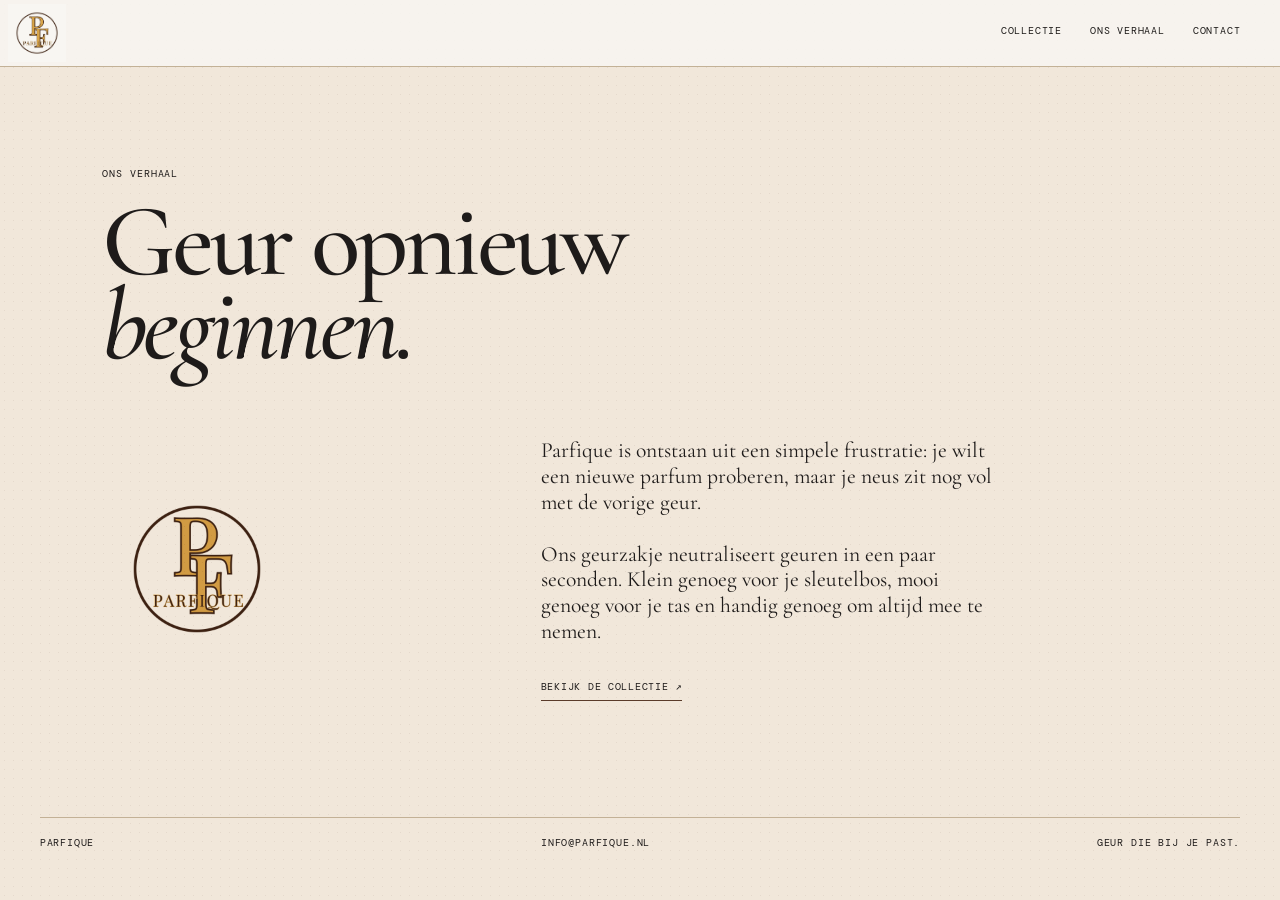
<file: about.html>
<!doctype html>
<html lang="nl">
  <head>
    <meta charset="UTF-8" /><meta name="viewport" content="width=device-width, initial-scale=1.0" />
    <meta name="description" content="Het verhaal achter Parfique." /><title>Parfique | Ons verhaal</title>
    <link rel="preconnect" href="https://fonts.googleapis.com" /><link rel="preconnect" href="https://fonts.gstatic.com" crossorigin />
    <link href="https://fonts.googleapis.com/css2?family=Cormorant+Garamond:wght@500;600&family=DM+Mono:wght@400;500&family=Kalam:wght@400;700&display=swap" rel="stylesheet" /><link rel="stylesheet" href="styles.css" />
  </head>
  <body>
    <header class="site-header"><a class="logo" href="index.html" aria-label="Parfique home"><img src="assets/Logo.png" alt="Parfique" /></a><nav class="site-nav" aria-label="Hoofdnavigatie"><a href="index.html">Collectie</a><a href="about.html">Ons verhaal</a><a href="contact.html">Contact</a></nav></header>
    <main class="inner-page about-page"><p class="page-kicker">Ons verhaal</p><h1>Geur opnieuw<br /><em>beginnen.</em></h1><div class="story-grid"><div class="story-mark logo logo-large"><img src="assets/Logo.png" alt="" /></div><div class="story-copy"><p>Parfique is ontstaan uit een simpele frustratie: je wilt een nieuwe parfum proberen, maar je neus zit nog vol met de vorige geur.</p><p>Ons geurzakje neutraliseert geuren in een paar seconden. Klein genoeg voor je sleutelbos, mooi genoeg voor je tas en handig genoeg om altijd mee te nemen.</p><a class="page-link" href="index.html#producten">Bekijk de collectie ↗</a></div></div></main>
    <footer class="site-footer"><span>PARFIQUE</span><a href="mailto:info@parfique.nl">info@parfique.nl</a><span>Geur die bij je past.</span></footer>
  </body>
</html>
</file>
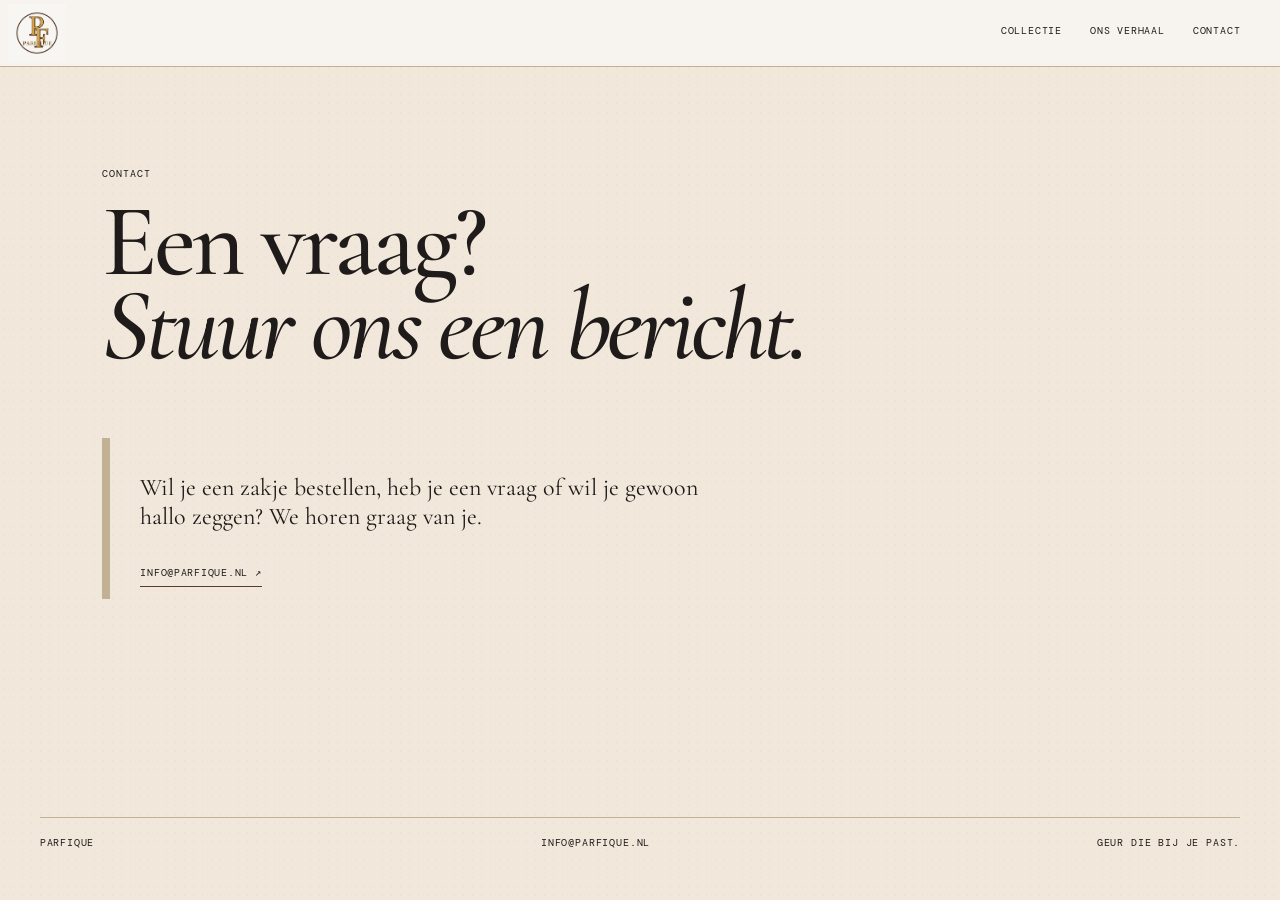
<file: contact.html>
<!doctype html>
<html lang="nl">
  <head>
    <meta charset="UTF-8" /><meta name="viewport" content="width=device-width, initial-scale=1.0" />
    <meta name="description" content="Neem contact op met Parfique." /><title>Parfique | Contact</title>
    <link rel="preconnect" href="https://fonts.googleapis.com" /><link rel="preconnect" href="https://fonts.gstatic.com" crossorigin />
    <link href="https://fonts.googleapis.com/css2?family=Cormorant+Garamond:wght@500;600&family=DM+Mono:wght@400;500&family=Kalam:wght@400;700&display=swap" rel="stylesheet" /><link rel="stylesheet" href="styles.css" />
  </head>
  <body>
    <header class="site-header"><a class="logo" href="index.html" aria-label="Parfique home"><img src="assets/Logo.png" alt="Parfique" /></a><nav class="site-nav" aria-label="Hoofdnavigatie"><a href="index.html">Collectie</a><a href="about.html">Ons verhaal</a><a href="contact.html">Contact</a></nav></header>
    <main class="inner-page contact-page"><p class="page-kicker">Contact</p><h1>Een vraag?<br /><em>Stuur ons een bericht.</em></h1><div class="contact-box"><p>Wil je een zakje bestellen, heb je een vraag of wil je gewoon hallo zeggen? We horen graag van je.</p><a class="button-link" href="mailto:info@parfique.nl">info@parfique.nl ↗</a></div></main>
    <footer class="site-footer"><span>PARFIQUE</span><a href="mailto:info@parfique.nl">info@parfique.nl</a><span>Geur die bij je past.</span></footer>
  </body>
</html>
</file>
<file: styles.css>
:root {
  --cream: #f1e7da;
  --paper: #f8f5f1;
  --ink: #1e1b1a;
  --brown: #5a3b2a;
  --gold: #ae7d2e;
  --frame: #c3b196;
  --script: 'Kalam', 'Brush Script MT', cursive;
  --serif: 'Cormorant Garamond', Georgia, serif;
  --mono: 'DM Mono', monospace;
}
* { box-sizing: border-box; }
html { scroll-behavior: smooth; }
body { background: var(--cream); background-image: radial-gradient(rgba(90, 59, 42, .08) .7px, transparent .7px); background-size: 9px 9px; color: var(--ink); margin: 0; }
a { color: inherit; text-decoration: none; }
.site-header { align-items: center; background: rgba(248, 245, 241, .88); border-bottom: 1px solid var(--frame); display: flex; height: 67px; justify-content: space-between; padding: 0 3.1vw 0 8px; position: sticky; top: 0; z-index: 10; }
.logo { display: inline-flex; flex: 0 0 58px; height: 58px; width: 58px; }
.logo img { display: block; height: 100%; mix-blend-mode: multiply; object-fit: contain; width: 100%; }
.site-nav { display: flex; gap: 28px; font-family: var(--mono); font-size: .62rem; letter-spacing: .08em; text-transform: uppercase; }
.site-nav a { border-bottom: 1px solid transparent; padding-bottom: 4px; }
.site-nav a:hover, .site-nav a:focus-visible { border-color: var(--brown); color: var(--brown); }
.catalogue { display: grid; gap: 4vw; grid-template-columns: minmax(410px, .95fr) minmax(540px, 1.25fr); margin: 0 auto; max-width: 1280px; padding: 42px 3.1vw 65px; }
.about { padding-top: 0; }
.logo-large { flex-basis: auto; height: 180px; margin: 0 auto 25px; width: 190px; }
.about-copy h1 { font-family: var(--serif); font-size: 1.22rem; font-weight: 600; letter-spacing: .03em; margin: 0 0 2px 1.2rem; }
.about-copy p { font-family: var(--serif); font-size: 1.03rem; line-height: 1.28; margin: 0 0 40px; }
.products { display: grid; gap: 28px 30px; grid-template-columns: repeat(2, minmax(220px, 1fr)); }
.product-card { min-width: 0; text-align: center; }
.product-frame { background: linear-gradient(135deg, #fbfaf8, #ede7df); border: 9px solid var(--frame); box-shadow: 0 8px 0 rgba(90, 59, 42, .04), 0 18px 30px rgba(90, 59, 42, .07); height: 292px; overflow: hidden; position: relative; transition: border-color .2s ease, box-shadow .2s ease; }
.product-frame::after { border: 1px solid rgba(98, 76, 54, .25); content: ''; inset: 8px; pointer-events: none; position: absolute; }
.product-photo { display: block; height: 100%; object-fit: cover; width: 100%; }
.product-badge { background: var(--brown); color: var(--cream); font-family: var(--mono); font-size: .52rem; left: 12px; letter-spacing: .06em; padding: 6px 8px; position: absolute; text-transform: uppercase; top: 12px; z-index: 2; }
.pouch { clip-path: polygon(14% 17%, 25% 8%, 75% 8%, 86% 17%, 94% 92%, 6% 92%); filter: drop-shadow(11px 13px 8px rgba(57, 41, 29, .18)); height: 250px; margin: 20px auto 0; overflow: hidden; position: relative; transform: rotate(-2deg); width: 180px; }
.pouch::before { background: repeating-linear-gradient(90deg, rgba(255,255,255,.32) 0 3px, transparent 3px 7px); content: ''; inset: 0; mix-blend-mode: soft-light; opacity: .55; position: absolute; }
.pouch::after { border-top: 4px solid rgba(38,28,22,.45); box-shadow: 0 5px 0 rgba(245, 235, 219, .5); content: ''; left: 14%; position: absolute; right: 14%; top: 22px; }
.pouch-panther { background-color: #8f755f; background-image: radial-gradient(ellipse at 20% 20%, #332922 0 8%, transparent 10%), radial-gradient(ellipse at 60% 70%, #3d2f27 0 9%, transparent 11%), radial-gradient(ellipse at 70% 25%, #d0aa8e 0 14%, transparent 17%), radial-gradient(ellipse at 35% 70%, #c6a58d 0 14%, transparent 17%); background-size: 75px 75px, 80px 85px, 72px 90px, 100px 86px; }
.pouch-zebra { background-color: #dfd7c8; background-image: repeating-linear-gradient(108deg, transparent 0 16px, #282521 17px 28px, transparent 29px 47px), repeating-linear-gradient(72deg, transparent 0 26px, rgba(40,37,33,.85) 27px 37px, transparent 38px 62px); }
.pouch-blue { background-color: #9b9d99; background-image: repeating-linear-gradient(155deg, transparent 0 18px, #5f6d72 19px 37px, transparent 38px 67px), repeating-linear-gradient(35deg, transparent 0 32px, #c2aaa0 33px 45px, transparent 46px 80px); }
.pouch-brown { background-color: #998f82; background-image: repeating-linear-gradient(130deg, transparent 0 22px, #4f4a45 23px 50px, transparent 51px 69px), repeating-linear-gradient(40deg, transparent 0 37px, #c2aa91 38px 55px, transparent 56px 81px); }
.pouch-logo { height: 92px; left: 50%; object-fit: contain; position: absolute; top: 48%; transform: translate(-50%, -50%); width: 92px; z-index: 1; }
.product-card h2 { font-family: var(--script); font-size: 1.4rem; font-weight: 400; line-height: 1; margin: 11px 0 2px; }
.rating { color: var(--brown); font-family: Georgia, serif; font-size: 1.28rem; letter-spacing: -2px; line-height: 1; }
.price { color: var(--brown); font-family: var(--script); font-size: 1.6rem; line-height: .9; margin: 5px 0 0; }
.card-action { border-bottom: 1px solid var(--brown); display: inline-block; font-family: var(--mono); font-size: .54rem; letter-spacing: .06em; margin-top: 7px; padding-bottom: 3px; text-transform: uppercase; }
.product-link { display: block; transition: transform .2s ease; }
.product-link:hover { transform: translateY(-5px); }
.product-link:hover .product-frame { border-color: #a99272; box-shadow: 0 8px 0 rgba(90, 59, 42, .05), 0 22px 34px rgba(90, 59, 42, .12); }
.site-footer { border-top: 1px solid var(--frame); display: flex; font-family: var(--mono); font-size: .65rem; justify-content: space-between; letter-spacing: .08em; margin: 0 3.1vw; padding: 18px 0 25px; text-transform: uppercase; }
.inner-page, .product-page { min-height: calc(100vh - 150px); padding: 90px 8vw 110px; }
.page-kicker, .back-link { font-family: var(--mono); font-size: .62rem; letter-spacing: .09em; text-transform: uppercase; }
.inner-page h1, .detail-copy h1 { font-family: var(--serif); font-size: clamp(4rem, 8vw, 8rem); font-weight: 500; letter-spacing: -.04em; line-height: .82; margin: 20px 0 70px; }
.inner-page h1 em { font-weight: 500; }
.story-grid { align-items: center; display: grid; gap: 9vw; grid-template-columns: minmax(190px, .7fr) 1fr; max-width: 900px; }
.story-mark { margin: 0; }
.story-copy { font-family: var(--serif); font-size: 1.35rem; line-height: 1.2; max-width: 530px; }
.story-copy p { margin: 0 0 26px; }
.page-link, .button-link { border-bottom: 1px solid var(--brown); display: inline-block; font-family: var(--mono); font-size: .65rem; letter-spacing: .07em; padding-bottom: 6px; text-transform: uppercase; }
.product-page { padding-top: 45px; }
.back-link { border-bottom: 1px solid var(--brown); padding-bottom: 5px; }
.product-detail { align-items: center; display: grid; gap: 9vw; grid-template-columns: minmax(300px, 1fr) minmax(280px, .8fr); margin: 45px auto 0; max-width: 1000px; }
.detail-frame { align-items: center; background: var(--paper); border: 12px solid var(--frame); display: flex; height: 480px; justify-content: center; overflow: hidden; position: relative; }
.detail-product-image { display: block; height: 100%; object-fit: cover; width: 100%; }
.detail-frame .pouch { height: 390px; width: 275px; }
.detail-frame .pouch-logo { height: 150px; width: 150px; }
.detail-copy h1 { font-size: clamp(3.6rem, 6vw, 6rem); margin: 14px 0 18px; }
.detail-price { font-family: var(--script); font-size: 2.2rem; margin: 10px 0 30px; }
.detail-copy > p:not(.page-kicker):not(.detail-price) { font-family: var(--serif); font-size: 1.25rem; line-height: 1.25; margin-bottom: 35px; }
.contact-box { border-left: 8px solid var(--frame); font-family: var(--serif); font-size: 1.5rem; line-height: 1.2; max-width: 630px; padding: 12px 0 12px 30px; }
@media (max-width: 800px) { .inner-page, .product-page { min-height: auto; padding: 65px 6vw 80px; }.inner-page h1, .detail-copy h1 { font-size: clamp(3.6rem, 15vw, 6rem); margin-bottom: 55px; }.story-grid, .product-detail { display: block; }.story-mark { margin: 0 auto 55px; }.story-copy { font-size: 1.2rem; }.detail-frame { height: 370px; margin: 45px 0; }.detail-frame .pouch { height: 300px; width: 215px; }.detail-frame .pouch-logo { height: 120px; width: 120px; }.detail-copy h1 { margin-bottom: 18px; }.contact-box { font-size: 1.25rem; } }
@media (max-width: 800px) { .site-header { padding-right: 6vw; }.site-nav { gap: 14px; font-size: .55rem; }.catalogue { display: block; padding: 25px 6vw 45px; }.about { margin-bottom: 44px; }.about-copy p { font-size: 1rem; margin-bottom: 30px; }.products { gap: 28px 14px; }.product-frame { border-width: 7px; height: 220px; }.pouch { height: 190px; margin-top: 13px; width: 138px; }.pouch-logo { font-size: 2.8rem; }.pouch-logo small { font-size: .52rem; }.site-footer { align-items: flex-start; flex-direction: column; gap: 12px; margin: 0 6vw; } }
@media (max-width: 430px) { .products { grid-template-columns: 1fr; }.product-frame { height: 300px; }.pouch { height: 265px; width: 190px; }.pouch-logo { font-size: 4rem; } }
</file>
